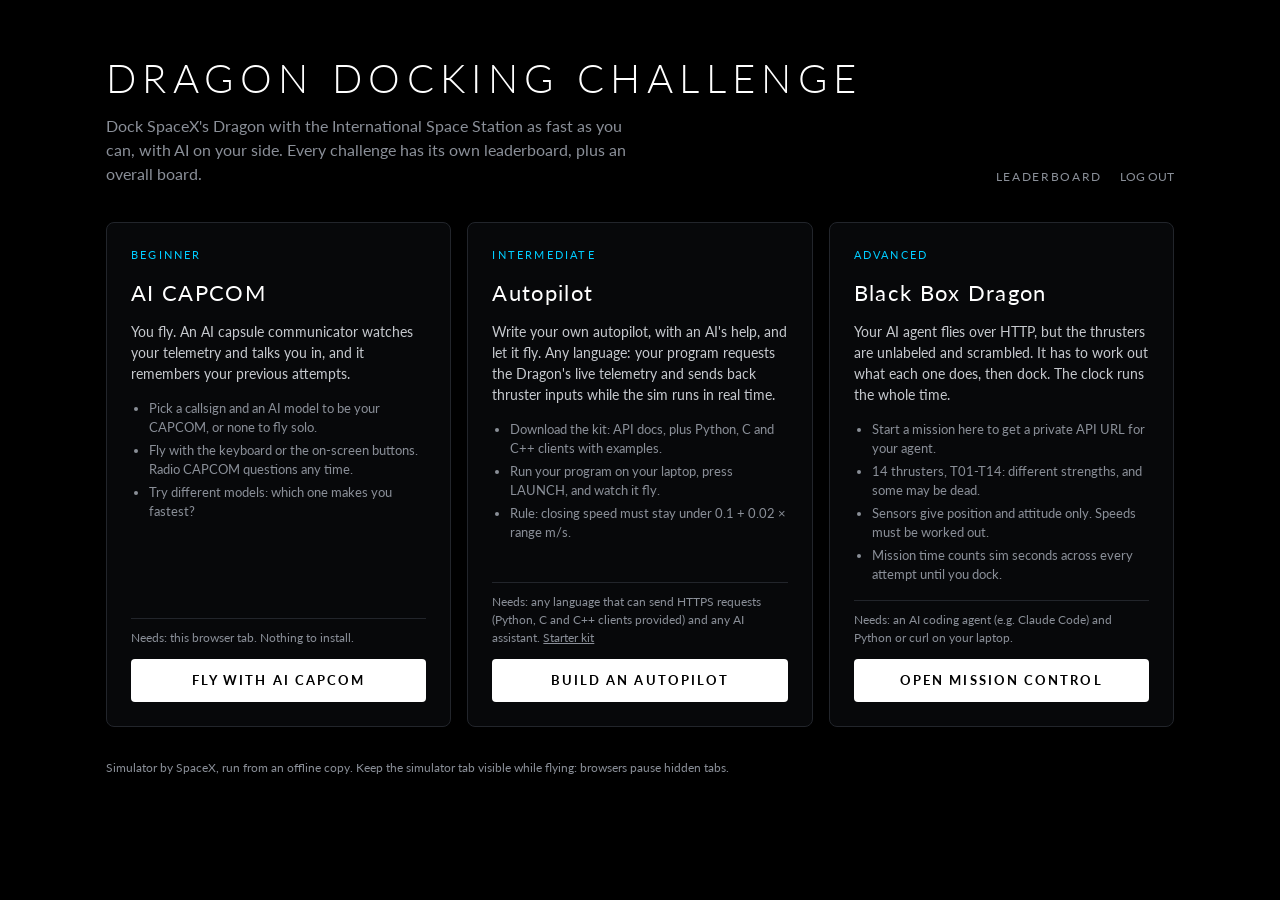
<file: hackathon/pages/hub.html>
<!doctype html>
<html lang="en">
<head>
<meta charset="utf-8">
<meta name="viewport" content="width=device-width, initial-scale=1">
<title>Dragon Docking Challenge</title>
<link href="https://fonts.googleapis.com/css?family=Lato:300,400,700" rel="stylesheet">
<style>
  :root { color-scheme: dark; --muted: #8a8f98; --line: #22252b; --accent: #0cf; }
  * { box-sizing: border-box; }
  body { margin: 0; background: #000; color: #fff; font-family: Lato, sans-serif; line-height: 1.5; }
  main { max-width: 1100px; margin: 0 auto; padding: 48px 16px 64px; }
  header { display: flex; justify-content: space-between; align-items: flex-end; gap: 16px; flex-wrap: wrap; margin-bottom: 36px; }
  h1 { margin: 0; font-weight: 300; font-size: clamp(26px, 4vw, 40px); letter-spacing: 0.16em; }
  header p { margin: 6px 0 0; color: var(--muted); max-width: 60ch; }
  header nav { display: flex; gap: 18px; font-size: 12px; letter-spacing: 0.14em; }
  header nav a, header nav button { color: var(--muted); text-decoration: none; background: none; border: 0; font: inherit; cursor: pointer; padding: 0; }
  header nav a:hover, header nav button:hover { color: #fff; }
  .tiers { display: grid; grid-template-columns: repeat(auto-fit, minmax(300px, 1fr)); gap: 16px; }
  .tier { display: flex; flex-direction: column; gap: 12px; padding: 24px; border: 1px solid var(--line); border-radius: 8px; background: #07080a; }
  .level { font-size: 11px; letter-spacing: 0.2em; color: var(--accent); }
  .tier h2 { margin: 0; font-size: 22px; font-weight: 400; letter-spacing: 0.06em; }
  .tier p { margin: 0; color: #c6c9ce; font-size: 14px; }
  .tier ul { margin: 0; padding-left: 18px; color: var(--muted); font-size: 13px; }
  .tier li { margin: 3px 0; }
  .needs { font-size: 12px; color: var(--muted); border-top: 1px solid var(--line); padding-top: 10px; margin-top: auto; }
  .go { display: block; text-align: center; padding: 12px; border-radius: 4px; background: #fff; color: #000; text-decoration: none; font-weight: 700; letter-spacing: 0.16em; font-size: 13px; }
  .go:hover { background: var(--accent); }
  footer { margin-top: 32px; color: var(--muted); font-size: 12px; }
</style>
</head>
<body>
<main>
  <header>
    <div>
      <h1>DRAGON DOCKING CHALLENGE</h1>
      <p>Dock SpaceX's Dragon with the International Space Station as fast as you can, with AI on your side. Every challenge has its own leaderboard, plus an overall board.</p>
    </div>
    <nav>
      <a href="/leaderboard" target="_blank">LEADERBOARD</a>
      <form method="post" action="/logout" style="margin:0"><button type="submit">LOG OUT</button></form>
    </nav>
  </header>

  <section class="tiers">
    <article class="tier">
      <div class="level">BEGINNER</div>
      <h2>AI CAPCOM</h2>
      <p>You fly. An AI capsule communicator watches your telemetry and talks you in, and it remembers your previous attempts.</p>
      <ul>
        <li>Pick a callsign and an AI model to be your CAPCOM, or none to fly solo.</li>
        <li>Fly with the keyboard or the on-screen buttons. Radio CAPCOM questions any time.</li>
        <li>Try different models: which one makes you fastest?</li>
      </ul>
      <div class="needs">Needs: this browser tab. Nothing to install.</div>
      <a class="go" href="/sim/?mode=beginner">FLY WITH AI CAPCOM</a>
    </article>

    <article class="tier">
      <div class="level">INTERMEDIATE</div>
      <h2>Autopilot</h2>
      <p>Write your own autopilot, with an AI's help, and let it fly. Any language: your program requests the Dragon's live telemetry and sends back thruster inputs while the sim runs in real time.</p>
      <ul>
        <li>Download the kit: API docs, plus Python, C and C++ clients with examples.</li>
        <li>Run your program on your laptop, press LAUNCH, and watch it fly.</li>
        <li>Rule: closing speed must stay under 0.1 + 0.02 × range m/s.</li>
      </ul>
      <div class="needs">Needs: any language that can send HTTPS requests (Python, C and C++ clients provided) and any AI assistant. <a href="/kit.zip" style="color:inherit">Starter kit</a></div>
      <a class="go" href="/sim/?mode=intermediate">BUILD AN AUTOPILOT</a>
    </article>

    <article class="tier">
      <div class="level">ADVANCED</div>
      <h2>Black Box Dragon</h2>
      <p>Your AI agent flies over HTTP, but the thrusters are unlabeled and scrambled. It has to work out what each one does, then dock. The clock runs the whole time.</p>
      <ul>
        <li>Start a mission here to get a private API URL for your agent.</li>
        <li>14 thrusters, T01-T14: different strengths, and some may be dead.</li>
        <li>Sensors give position and attitude only. Speeds must be worked out.</li>
        <li>Mission time counts sim seconds across every attempt until you dock.</li>
      </ul>
      <div class="needs">Needs: an AI coding agent (e.g. Claude Code) and Python or curl on your laptop.</div>
      <a class="go" href="/sim/?mode=advanced">OPEN MISSION CONTROL</a>
    </article>
  </section>

  <footer>Simulator by SpaceX, run from an offline copy. Keep the simulator tab visible while flying: browsers pause hidden tabs.</footer>
</main>
</body>
</html>
</file>
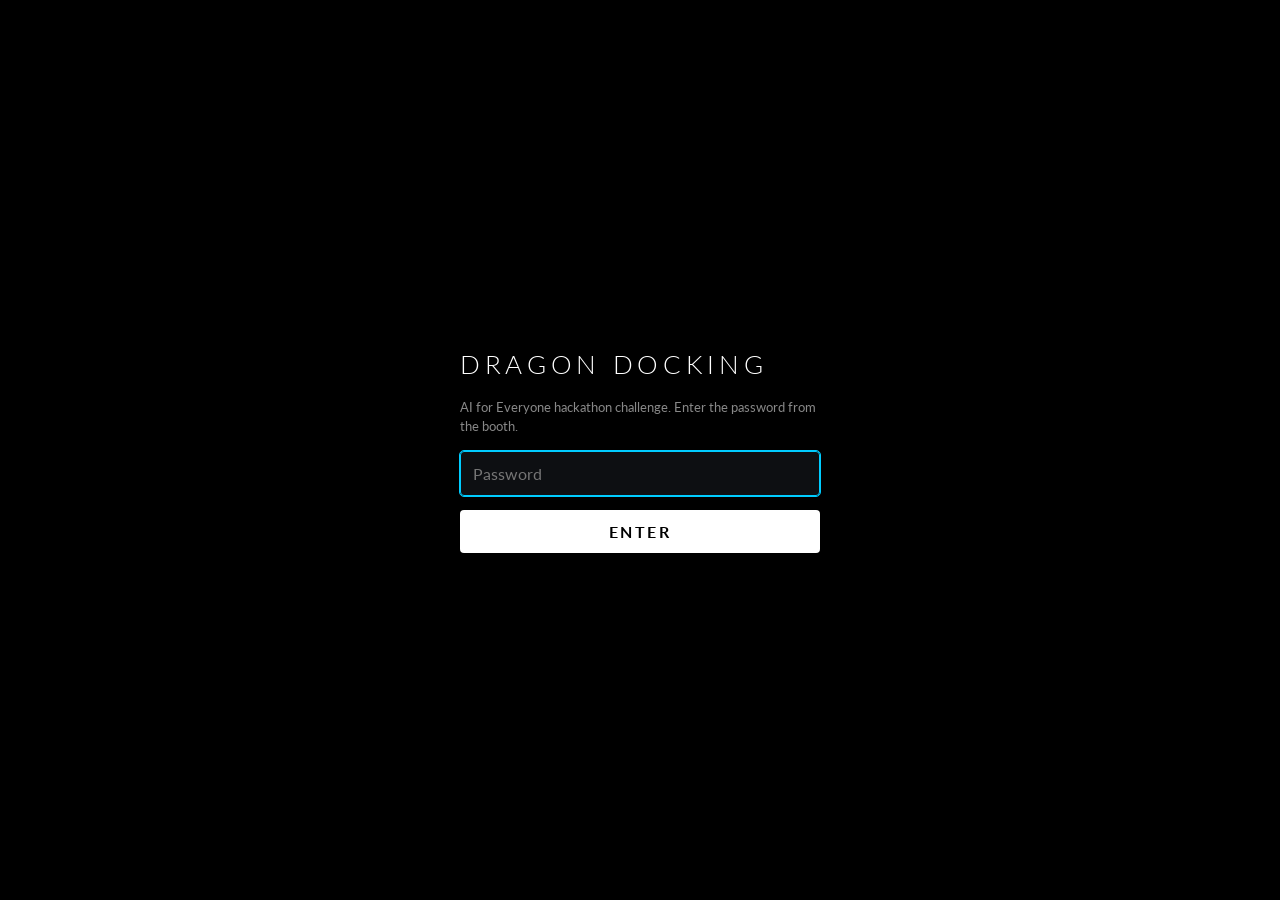
<file: hackathon/pages/login.html>
<!doctype html>
<html lang="en">
<head>
<meta charset="utf-8">
<meta name="viewport" content="width=device-width, initial-scale=1">
<title>Dragon Docking Challenge</title>
<link href="https://fonts.googleapis.com/css?family=Lato:300,400,700" rel="stylesheet">
<style>
  :root { color-scheme: dark; }
  body { margin: 0; min-height: 100vh; display: grid; place-items: center; background: #000; color: #fff; font-family: Lato, sans-serif; }
  form { width: min(360px, calc(100vw - 32px)); display: flex; flex-direction: column; gap: 14px; }
  h1 { margin: 0 0 4px; font-weight: 300; font-size: 26px; letter-spacing: 0.18em; }
  p { margin: 0; color: #888; font-size: 13px; line-height: 1.5; }
  input { padding: 12px; border: 1px solid #333; border-radius: 4px; background: #0d0f12; color: #fff; font: inherit; font-size: 16px; }
  input:focus { outline: 1px solid #0cf; border-color: #0cf; }
  button { padding: 12px; border: 0; border-radius: 4px; background: #fff; color: #000; font: inherit; font-weight: 700; letter-spacing: 0.16em; cursor: pointer; }
  button:hover { background: #0cf; }
  .error { color: #f55; display: none; }
</style>
</head>
<body>
<form method="post" action="/login">
  <h1>DRAGON DOCKING</h1>
  <p>AI for Everyone hackathon challenge. Enter the password from the booth.</p>
  <input type="password" name="password" placeholder="Password" autofocus autocomplete="current-password" required>
  <input type="hidden" name="next" id="next" value="/">
  <p class="error" id="error">That password didn't work.</p>
  <button type="submit">ENTER</button>
</form>
<script>
  var q = new URLSearchParams(location.search);
  document.getElementById("next").value = q.get("next") || "/";
  if (q.get("error")) document.getElementById("error").style.display = "block";
</script>
</body>
</html>
</file>
